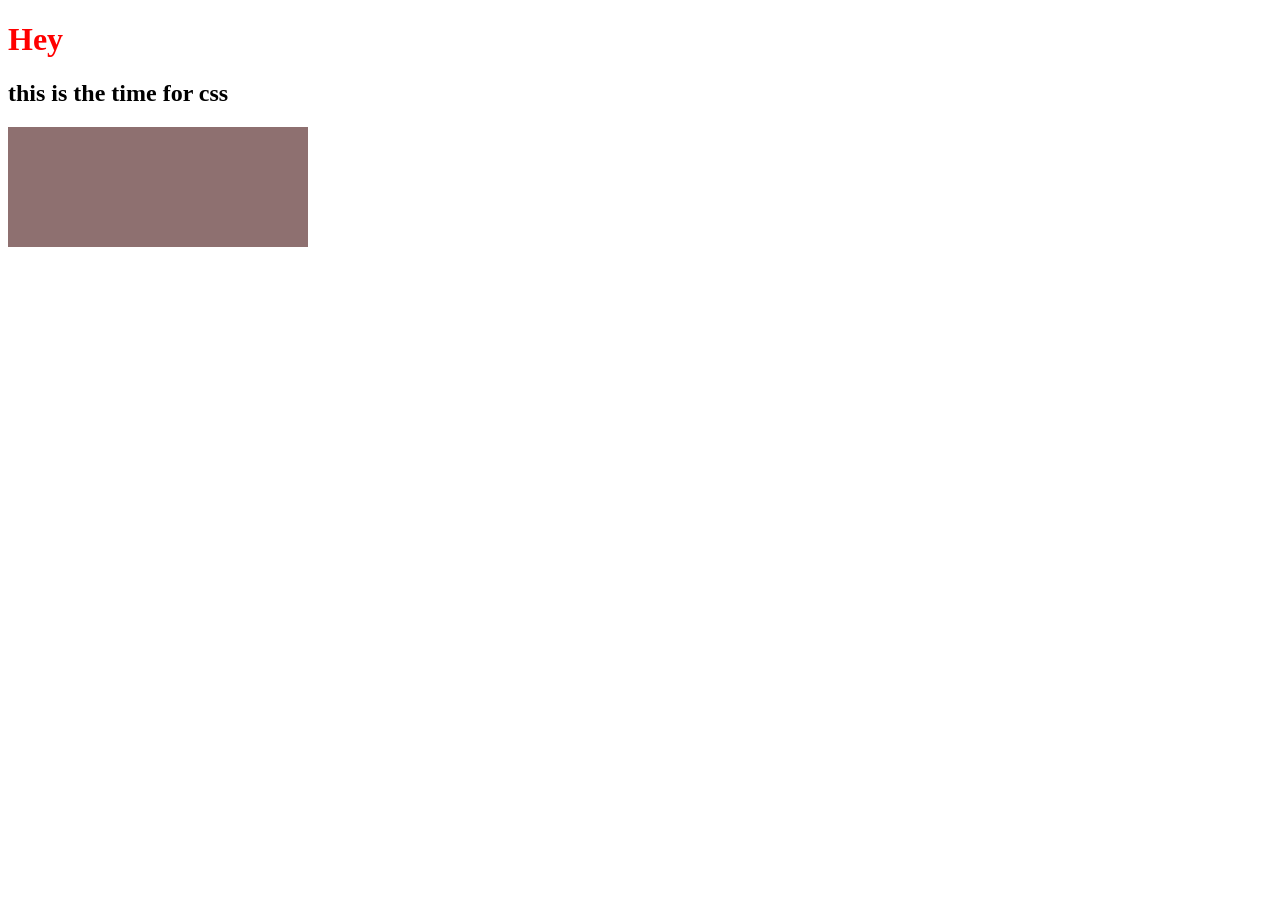
<file: L-1/index.html>
<!DOCTYPE html>
<html lang="en">
<head>
    <meta charset="UTF-8">
    <meta name="viewport" content="width=device-width, initial-scale=1.0">
    <title>Document</title>
    <link rel="stylesheet" href="style.css">
</head>
<body>
     <h1>Hey</h1>
    <h2>this is the time for css</h2>
    <div class="ram"></div>
    <div class="ram"></div>
    <div class="ram"></div>
    <div class="ram"></div>
</body>
</body>
</html>
</file>
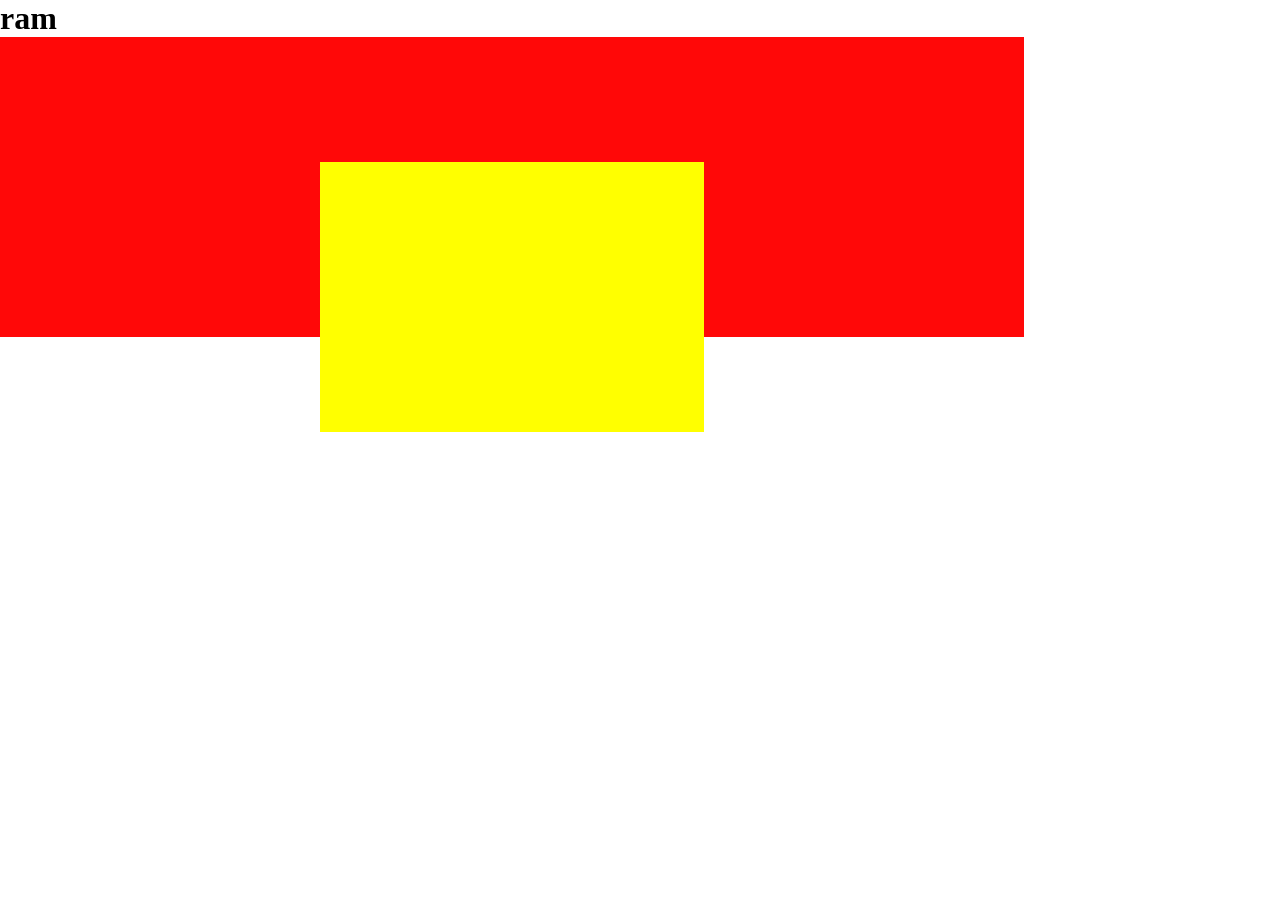
<file: L-5/index.html>
<!DOCTYPE html>
<html lang="en">
<head>
    <meta charset="UTF-8">
    <meta name="viewport" content="width=device-width, initial-scale=1.0">
    <title>Document</title>
    <link rel="stylesheet " href="style.css">
</head>
<body>
    <h1>ram</h1>
  <!-- pseudo classes -- -->

    <!-- <div class="container">
        <div class="box">.</div>
        <div class="box">.</div>
        <div id="box-3" class="box">.</div>
        <div class="box">.</div>
        <button>Here me</button>
        <input placeholder="Enter the name">
    </div> -->

     <!-- -- techiniques for center an element  -->

     <div class="parent">
        <div class="child">
        </div>
     </div>
</body>
</html>
</file>
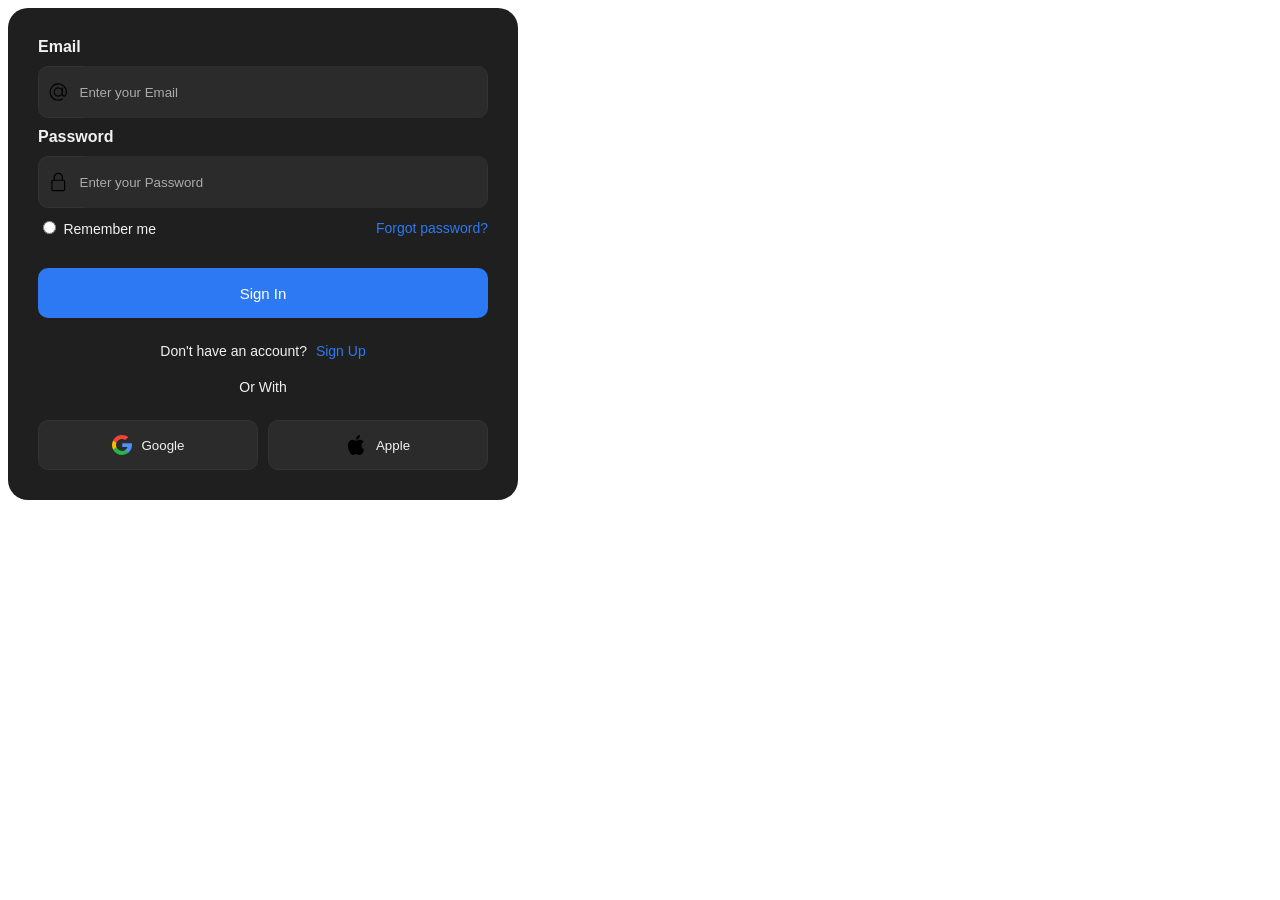
<file: SignInForm/index.html>
<!DOCTYPE html>
<html lang="en">
<head>
    <meta charset="UTF-8">
    <meta name="viewport" content="width=device-width, initial-scale=1.0">
    <title>Document</title>
    <link rel="stylesheet" href="style.css">
</head>
<body>
    


    <!-- From Uiverse.io by mahiatlinux --> 
<form class="form">
  <div class="flex-column">
    <label>Email </label>
  </div>
  <div class="inputForm">
    <svg
      height="20"
      viewBox="0 0 32 32"
      width="20"
      xmlns="http://www.w3.org/2000/svg"
    >
      <g id="Layer_3" data-name="Layer 3">
        <path
          d="m30.853 13.87a15 15 0 0 0 -29.729 4.082 15.1 15.1 0 0 0 12.876 12.918 15.6 15.6 0 0 0 2.016.13 14.85 14.85 0 0 0 7.715-2.145 1 1 0 1 0 -1.031-1.711 13.007 13.007 0 1 1 5.458-6.529 2.149 2.149 0 0 1 -4.158-.759v-10.856a1 1 0 0 0 -2 0v1.726a8 8 0 1 0 .2 10.325 4.135 4.135 0 0 0 7.83.274 15.2 15.2 0 0 0 .823-7.455zm-14.853 8.13a6 6 0 1 1 6-6 6.006 6.006 0 0 1 -6 6z"
        ></path>
      </g>
    </svg>
    <input type="text" class="input" placeholder="Enter your Email" />
  </div>

  <div class="flex-column">
    <label>Password </label>
  </div>
  <div class="inputForm">
    <svg
      height="20"
      viewBox="-64 0 512 512"
      width="20"
      xmlns="http://www.w3.org/2000/svg"
    >
      <path
        d="m336 512h-288c-26.453125 0-48-21.523438-48-48v-224c0-26.476562 21.546875-48 48-48h288c26.453125 0 48 21.523438 48 48v224c0 26.476562-21.546875 48-48 48zm-288-288c-8.8125 0-16 7.167969-16 16v224c0 8.832031 7.1875 16 16 16h288c8.8125 0 16-7.167969 16-16v-224c0-8.832031-7.1875-16-16-16zm0 0"
      ></path>
      <path
        d="m304 224c-8.832031 0-16-7.167969-16-16v-80c0-52.929688-43.070312-96-96-96s-96 43.070312-96 96v80c0 8.832031-7.167969 16-16 16s-16-7.167969-16-16v-80c0-70.59375 57.40625-128 128-128s128 57.40625 128 128v80c0 8.832031-7.167969 16-16 16zm0 0"
      ></path>
    </svg>
    <input type="password" class="input" placeholder="Enter your Password" />
  </div>

  <div class="flex-row">
    <div>
        <input name="radio" type="radio">
      <!-- <Input type="radio"/> -->
      <label>Remember me </label>
    </div>
    <span class="span">Forgot password?</span>
  </div>
  <button class="button-submit">Sign In</button>
  <p class="p">Don't have an account? <span class="span">Sign Up</span></p>
  <p class="p line">Or With</p>

  <div class="flex-row">
    <button class="btn google">
      <svg
        version="1.1"
        width="20"
        id="Layer_1"
        xmlns="http://www.w3.org/2000/svg"
        xmlns:xlink="http://www.w3.org/1999/xlink"
        x="0px"
        y="0px"
        viewBox="0 0 512 512"
        style="enable-background:new 0 0 512 512;"
        xml:space="preserve"
      >
        <path
          style="fill:#FBBB00;"
          d="M113.47,309.408L95.648,375.94l-65.139,1.378C11.042,341.211,0,299.9,0,256
	c0-42.451,10.324-82.483,28.624-117.732h0.014l57.992,10.632l25.404,57.644c-5.317,15.501-8.215,32.141-8.215,49.456
	C103.821,274.792,107.225,292.797,113.47,309.408z"
        ></path>
        <path style="fill:#518EF8;"
          d="M507.527,208.176C510.467,223.662,512,239.655,512,256c0,18.328-1.927,36.206-5.598,53.451
	c-12.462,58.683-45.025,109.925-90.134,146.187l-0.014-0.014l-73.044-3.727l-10.338-64.535
	c29.932-17.554,53.324-45.025,65.646-77.911h-136.89V208.176h138.887L507.527,208.176L507.527,208.176z"
        ></path>
        <path
          style="fill:#28B446;"
          d="M416.253,455.624l0.014,0.014C372.396,490.901,316.666,512,256,512
	c-97.491,0-182.252-54.491-225.491-134.681l82.961-67.91c21.619,57.698,77.278,98.771,142.53,98.771
	c28.047,0,54.323-7.582,76.87-20.818L416.253,455.624z"
        ></path>
        <path
          style="fill:#F14336;"
          d="M419.404,58.936l-82.933,67.896c-23.335-14.586-50.919-23.012-80.471-23.012
	c-66.729,0-123.429,42.957-143.965,102.724l-83.397-68.276h-0.014C71.23,56.123,157.06,0,256,0
	C318.115,0,375.068,22.126,419.404,58.936z"
        ></path>
      </svg>

      Google</button
    ><button class="btn apple">
      <svg
        version="1.1"
        height="20"
        width="20"
        id="Capa_1"
        xmlns="http://www.w3.org/2000/svg"
        xmlns:xlink="http://www.w3.org/1999/xlink"
        x="0px"
        y="0px"
        viewBox="0 0 22.773 22.773"
        style="enable-background:new 0 0 22.773 22.773;"
        xml:space="preserve"
      >
        <g>
          <g>
            <path
              d="M15.769,0c0.053,0,0.106,0,0.162,0c0.13,1.606-0.483,2.806-1.228,3.675c-0.731,0.863-1.732,1.7-3.351,1.573 c-0.108-1.583,0.506-2.694,1.25-3.561C13.292,0.879,14.557,0.16,15.769,0z"
            ></path>
            <path
              d="M20.67,16.716c0,0.016,0,0.03,0,0.045c-0.455,1.378-1.104,2.559-1.896,3.655c-0.723,0.995-1.609,2.334-3.191,2.334 c-1.367,0-2.275-0.879-3.676-0.903c-1.482-0.024-2.297,0.735-3.652,0.926c-0.155,0-0.31,0-0.462,0 c-0.995-0.144-1.798-0.932-2.383-1.642c-1.725-2.098-3.058-4.808-3.306-8.276c0-0.34,0-0.679,0-1.019 c0.105-2.482,1.311-4.5,2.914-5.478c0.846-0.52,2.009-0.963,3.304-0.765c0.555,0.086,1.122,0.276,1.619,0.464 c0.471,0.181,1.06,0.502,1.618,0.485c0.378-0.011,0.754-0.208,1.135-0.347c1.116-0.403,2.21-0.865,3.652-0.648 c1.733,0.262,2.963,1.032,3.723,2.22c-1.466,0.933-2.625,2.339-2.427,4.74C17.818,14.688,19.086,15.964,20.67,16.716z"
            ></path>
          </g>
        </g>
      </svg>

      Apple
    </button>
  </div>
</form>




</body>
</html>
</file>
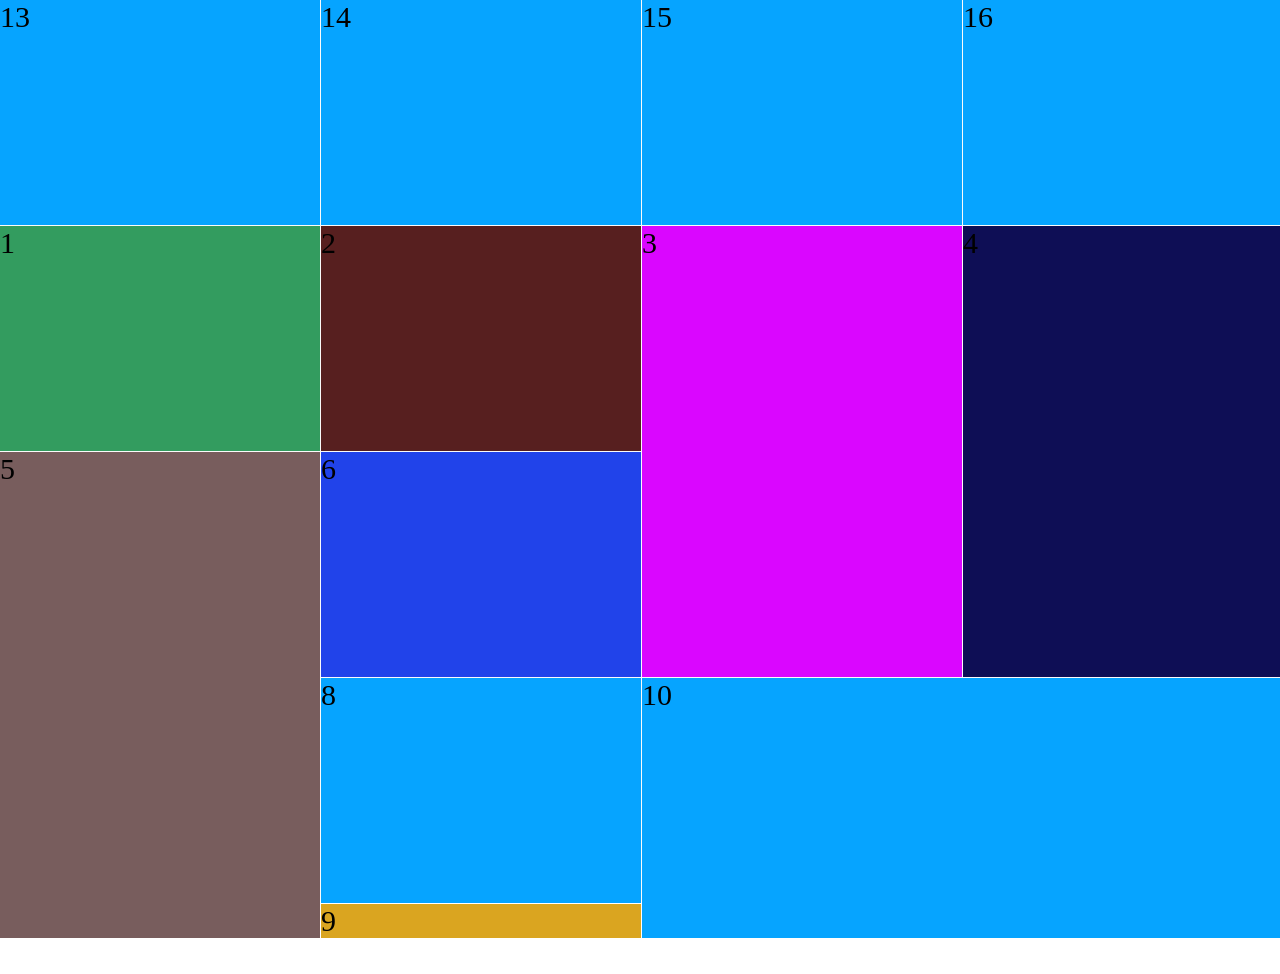
<file: grid/ass-2/index.html>
<!DOCTYPE html>
<html lang="en">
<head>
    <meta charset="UTF-8">
    <meta name="viewport" content="width=device-width, initial-scale=1.0">
    <title>Document</title>
    <link rel="stylesheet" href="style.css">
</head>
<body>
     <main>
        <div class="thirteen">13</div>
        <div class="fourteen">14</div>
        <div class="fiveteen">15</div>
        <div class="sixteen">16</div>
        <div class="one">1</div>
        <div class="two">2</div>
        <div class="three">3</div>
        <div class="four">4</div>
        <div class="five">5</div>
        <div class="six">6</div>
        <div class="seven">7</div>
        <div class="eight">8</div>
        <div class="nine">9</div>
        <div class="ten">10</div>

    </main>
</body>
</html>
</file>
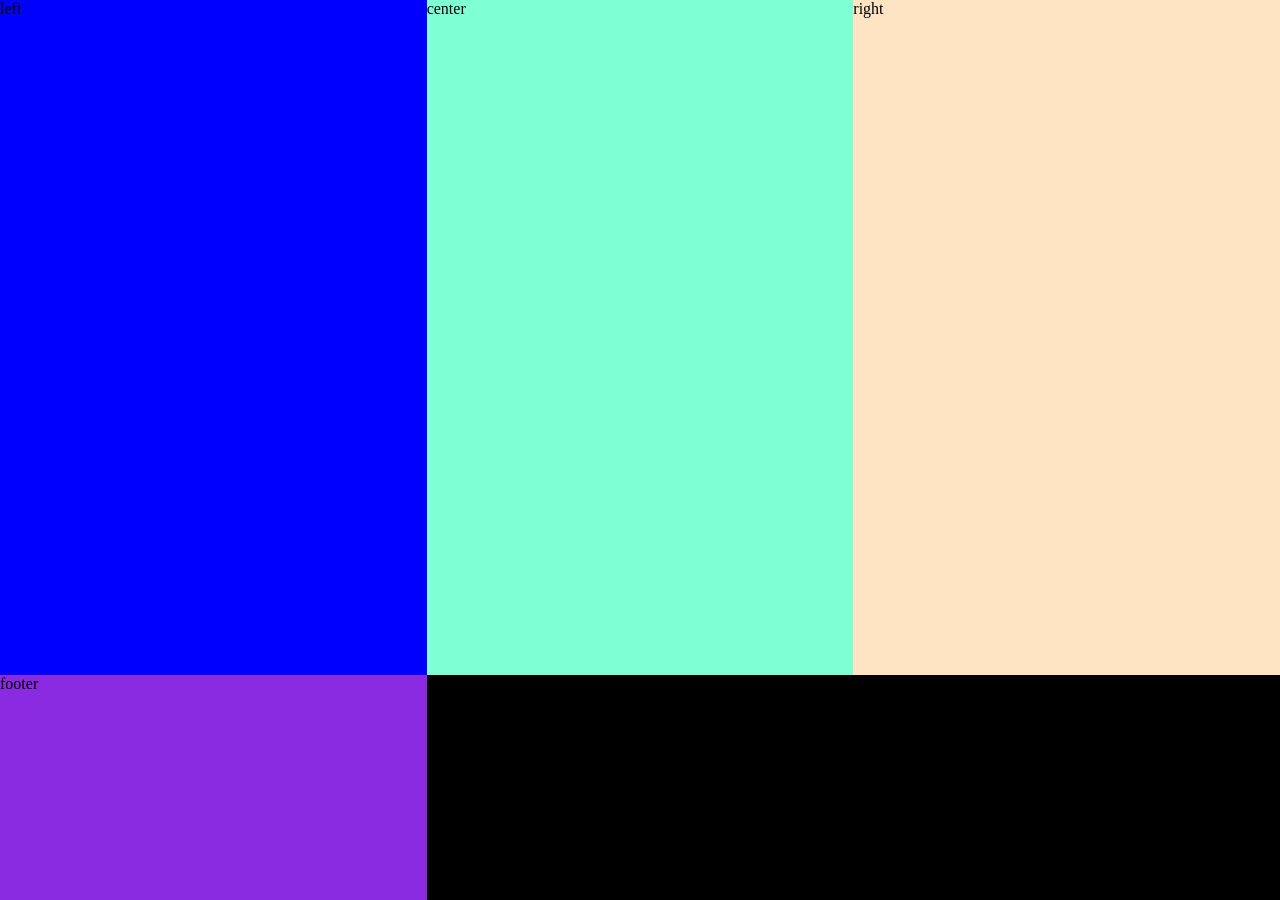
<file: grid/grid/index.html>
<!DOCTYPE html>
<html lang="en">
<head>
    <meta charset="UTF-8">
    <meta name="viewport" content="width=device-width, initial-scale=1.0">
    <title>Document</title>
    <link rel="stylesheet" href="style.css">
</head>
<body>
    <!-- <main>
       <div class="top-center"></div>
       <div class="left-center"></div>
       <div class="left-bottom"></div>
       <div class="center-bottom"></div>
       <div class="right-center"></div>
       <div class="right-bottom"></div>
    </main> -->

    <!-- <main>
        <div class="header"></div>
        <div class="left-center"></div>
        <div class="right"></div>
        <div class="left-bottom1"></div>
        <div class="left-bottom2"></div>
         </main> -->
<!-- 
    <main>
        <header>header</header>
        <div class="center">center</div>
        <div class="left">left</div>
        <div class="right">right</div>
        <div class="bottom-left">bottom-left</div>
        <div class="bottom-center">bottom-center</div>
        <div class="bottom-right">bottom-right</div>
    </main>         --> 

    <main>
        <div class="left">left</div>
        <div class="center">center</div>
        <div class="right ">right</div>
        <footer> footer</footer>
    </main>
</body>
</html>
</file>
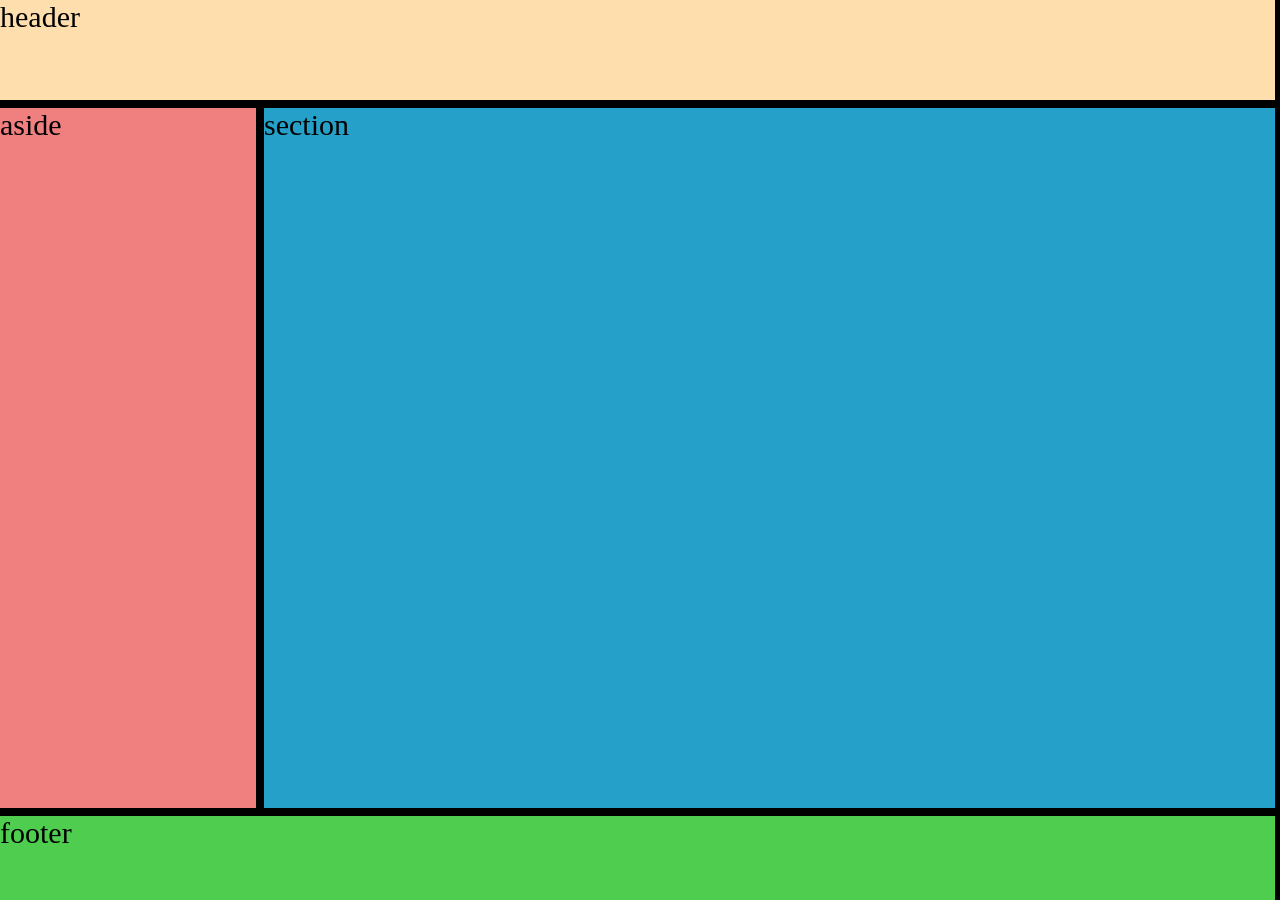
<file: grid/response/index.html>
<!DOCTYPE html>
<html lang="en">
<head>
    <meta charset="UTF-8">
    <meta name="viewport" content="width=device-width, initial-scale=1.0">
    <title>Document</title>
    <link rel="stylesheet" href="style.css">
</head>
<body>
    <main>
        <header>header</header>
        <aside>aside</aside>
        <section>section</section>
        <footer>footer</footer>
    </main>
</body>
</html>
</file>
<file: L-1/style.css>
h1{
    color: red;
}
.ram{
    height: 30px;
    width: 300px;
    background-color: rgb(142, 112, 112);
}
</file>
<file: L-5/style.css>
*{
    margin: 0;
    padding: 0;
    box-sizing: 0;
}
html body{
    height: 100%;
    width: 100%;
}
/* 
  pseudo classes 

.container{
    height: 90%;
    width: 40%;
    background-color: aliceblue;
}
.box{
    height: 20%;
    background-color: red;
    margin-bottom: 10px;
}

.box:first-child{
    background-color: teal;
}



.box:nth-child(2){
    background-color: yellow;
}
.box:nth-child(3){
    transition: all 0.5s ease-in-out;
    transform: rotatey(180deg);
    background-color: rgb(182, 182, 150);
}
.box:nth-child(4){
    background-color: rgb(162, 214, 120);
    transform: translate( 100px ,0);
}
 .box:nth-child(2n-1){
    background-color: red;} 

    button{
        height: 35px;
        width: 100%;
        transition: 1s ;

    }
     input{
        height: 35px;
        width: 95%;
        margin-top: 10px;
        padding-left: 20px;
        outline: none;
    }

    button:hover{
        background-color: red;
        color: white;
    }
    input:focus{
        border: 3px solid slategray;
    }
    
    #box-3:hover{
        transform: scale(1.2);
}
      */


   
  .parent{
    height: 300px;
    width: 80%;
    background-color: rgb(255, 8, 8);
    /* display: flex;
    align-items: center;
    justify-content: center; */
  } 
  .child{
    height:30%;
    width: 30%;
    background-color: rgb(255, 255, 0);
    position: absolute;
    top: 33%;
    left: 40%;
    transform: translate(-50%,-50%);
  }
</file>
<file: SignInForm/style.css>
/* From Uiverse.io by mahiatlinux */ 
.form {
  display: flex;
  flex-direction: column;
  gap: 10px;
  background-color: #1f1f1f;
  padding: 30px;
  width: 450px;
  border-radius: 20px;
  font-family: -apple-system, BlinkMacSystemFont, "Segoe UI", Roboto, Oxygen,
    Ubuntu, Cantarell, "Open Sans", "Helvetica Neue", sans-serif;
}

::placeholder {
  font-family: -apple-system, BlinkMacSystemFont, "Segoe UI", Roboto, Oxygen,
    Ubuntu, Cantarell, "Open Sans", "Helvetica Neue", sans-serif;
  color: #aaa;
}

.form button {
  align-self: flex-end;
}

.flex-column > label {
  color: #f1f1f1;
  font-weight: 600;
}

.inputForm {
  border: 1.5px solid #333;
  border-radius: 10px;
  height: 50px;
  display: flex;
  align-items: center;
  padding-left: 10px;
  transition: 0.2s ease-in-out;
  background-color: #2b2b2b;
}

.input {
  margin-left: 10px;
  border-radius: 10px;
  border: none;
  width: 100%;
  height: 100%;
  background-color: #2b2b2b;
  color: #f1f1f1;
}

.input:focus {
  outline: none;
}

.inputForm:focus-within {
  border: 1.5px solid #2d79f3;
}

.flex-row {
  display: flex;
  flex-direction: row;
  align-items: center;
  gap: 10px;
  justify-content: space-between;
}

.flex-row > div > label {
  font-size: 14px;
  color: #f1f1f1;
  font-weight: 400;
}

.span {
  font-size: 14px;
  margin-left: 5px;
  color: #2d79f3;
  font-weight: 500;
  cursor: pointer;
}

.button-submit {
  margin: 20px 0 10px 0;
  background-color: #2d79f3;
  border: none;
  color: white;
  font-size: 15px;
  font-weight: 500;
  border-radius: 10px;
  height: 50px;
  width: 100%;
  cursor: pointer;
}

.p {
  text-align: center;
  color: #f1f1f1;
  font-size: 14px;
  margin: 5px 0;
}

.btn {
  margin-top: 10px;
  width: 100%;
  height: 50px;
  border-radius: 10px;
  display: flex;
  justify-content: center;
  align-items: center;
  font-weight: 500;
  gap: 10px;
  border: 1px solid #333;
  background-color: #2b2b2b;
  color: #f1f1f1;
  cursor: pointer;
  transition: 0.2s ease-in-out;
}

.btn:hover {
  border: 1px solid #2d79f3;
}
</file>
<file: grid/ass-2/style.css>
*{
    margin: 0;
    padding: 0;
    box-sizing: border-box;
}
html,body{
    width: 100%;
    height: 100%;
}
main{
    width: 100%;
    height: 100%; 
    background-color: #FBFBFB;
        font-size: 30px;
        gap: 1px;
    display: grid;
    grid-template-columns: 25% 25% 25% 25% ;
    grid-template-rows: 25% 25% 25% 25%;
    grid-template-areas: "thirteen fourteen fiveteen sixteen"
                        "left top-left  top-right right"
                        "bottom-left center top-right right"
                        "bottom-left top-bottom bottom-right bottom-right"
                        "bottom-left down-bottom bottom-right bottom-right" ;
}

.thirteen{
    background-color: rgb(6, 164, 255);
    }
.fourteen{
    background-color: rgb(6, 164, 255);
    }
.fiveteen{
    background-color: rgb(6, 164, 255);
    }        
.sixteen{
    background-color: rgb(6, 164, 255);
    }
.one{
    background-color: rgb(51, 156, 95);
    grid-area: left;
}
.two{
    background-color: rgb(87, 31, 31);
    grid-area: top-left;
}
.three{
    background-color: rgb(218, 6, 255);
    grid-area: top-right;
}
.four{
    background-color: rgb(14, 14, 85);
    grid-area: right;
}
.five{
    background-color: rgb(120, 93, 93);
    grid-area: bottom-left;
}
.six{
    background-color: rgb(33, 67, 234);
    grid-area: center;
}
.seven{
     background-color: rgba(93, 23, 23, 0.336);
     grid-area: right-center;
}
.eight{
    background-color: rgb(6, 164, 255);
    grid-area: top-bottom;
}
.nine{
    background-color: goldenrod;
    grid-area: down-bottom;
}
.ten{
    background-color: rgb(6, 164, 255);
    grid-area: bottom-right;
}
</file>
<file: grid/grid/style.css>
*{
    margin: 0;
    padding: 0;
    box-sizing: border-box;
}
html, body{
    height: 100%;
    width: 100%;
}
/*  
main{
    height: 100%;
    width: 100%;
    background-color: black;
    display: grid;
}
     gap: 5px; 
    grid-template-columns: 1fr 1fr 1fr;
    grid-template-rows: 1fr 1fr 1fr;
    grid-template-areas: 
    /* "top-center top-center top-center"
    "left-center  center-bottom right-center"
    "left-bottom  center-bottom right-bottom";
}
.top-center{
    background-color: red;
    grid-area: top-center;
}
.left-center{
    background-color: green;
    grid-area: left-center;
}
.left-bottom{
    background-color: orange;
    grid-area: left-bottom;
}
.center-bottom{
    background-color: blue;
    grid-area: center-bottom;
}
.right-center{
    background-color: yellow;
    grid-area: right-center;
}
.right-bottom{
    background-color: purple;
    grid-area: right-bottom;
} */



/* 
main{
    height: 100%;
    width: 100%;
    background-color: black;
  display: grid;
    grid-template-columns: 20% 30% 25% 25%; /* Adjusted column widths for better alignment 
     gap: 2px;
    grid-template-rows: 10% 60% 30%;
    grid-template-areas:
    "header header header header"
    "left-center left-center right"
    "left-bottom1 left-bottom2 right";  
}
.header{
    background-color: red;
    grid-area: header;
}
.left-center{
    background-color: blue;
    grid-area: left-center;
}
 .right{
        background-color: green;
        grid-area: right;
    }   
    .left-bottom1{
        background-color: yellowgreen;
        grid-area:left-bottom1 ;
    }
    .left-bottom2{
        background-color: yellow;
        grid-area:left-bottom2 ;
    } */







/* main{
    height: 100%;
    width: 100%;
    background-color: black;
    font-size: 20px;
    color: red;
    display: grid;
    grid-template-columns: 20% 30% 25% 25%;
    grid-template-rows: 10% 15% 60% 15%;
    grid-template-areas: 
        "header header header header"
        "center center center center"
        "left left right right"
        "lef bottom-left  bottom-center bottom-right";
}

header{
    background-color: aquamarine;
    grid-area: header;
}
.center{
    background-color: rgb(145, 53, 53);
    grid-area: center;
}
.left{
    background-color: cornflowerblue;
    grid-area: left;
}
.right{
    background-color: chartreuse;
    grid-area: right;
}
.bottom-left{
    background-color: burlywood;
    grid-area: bottom-left;
}
.bottom-center{
    background-color: gold;
    grid-area: bottom-center;
}
.bottom-right{
    background-color: orchid;
    grid-area: bottom-right;
} */






 
 main{
    height: 100%;
    width: 100%;
    background-color: black;
    display: grid;
    grid-template-columns: 1fr 1fr 1fr;
    grid-template-rows: 75% 25%;
 }
 .left{
    background-color: blue;
 }
 .right{
    background-color: bisque;
 }
 .center{
    background-color: aquamarine;
 }
 footer{
    background-color: blueviolet;
 }
</file>
<file: grid/response/style.css>
*{
    margin: 0;
    padding: 0;
    box-sizing: border-box;
}
html,body{
    width: 100%;
    height: 100%;
    background-color: black;
}
main{
     width: 100%;
    height: 100%;
    font-size: 30px;
    display: grid;
    gap: 8px;
    grid-template-columns: 20% 79%;
    grid-template-rows: 100px calc(100% - 200px) 84px;
    grid-template-areas:
    "header header"
    "aside section"
    "footer footer";
}
header{
    background-color: navajowhite;
    grid-area: header;
}
aside{
    background-color: lightcoral;
    grid-area: aside;
}
section{
    background-color: rgb(37, 160, 201);
    grid-area: section;
}
footer{
    background-color: rgb(78, 205, 78);
    grid-area: footer;
}
</file>
